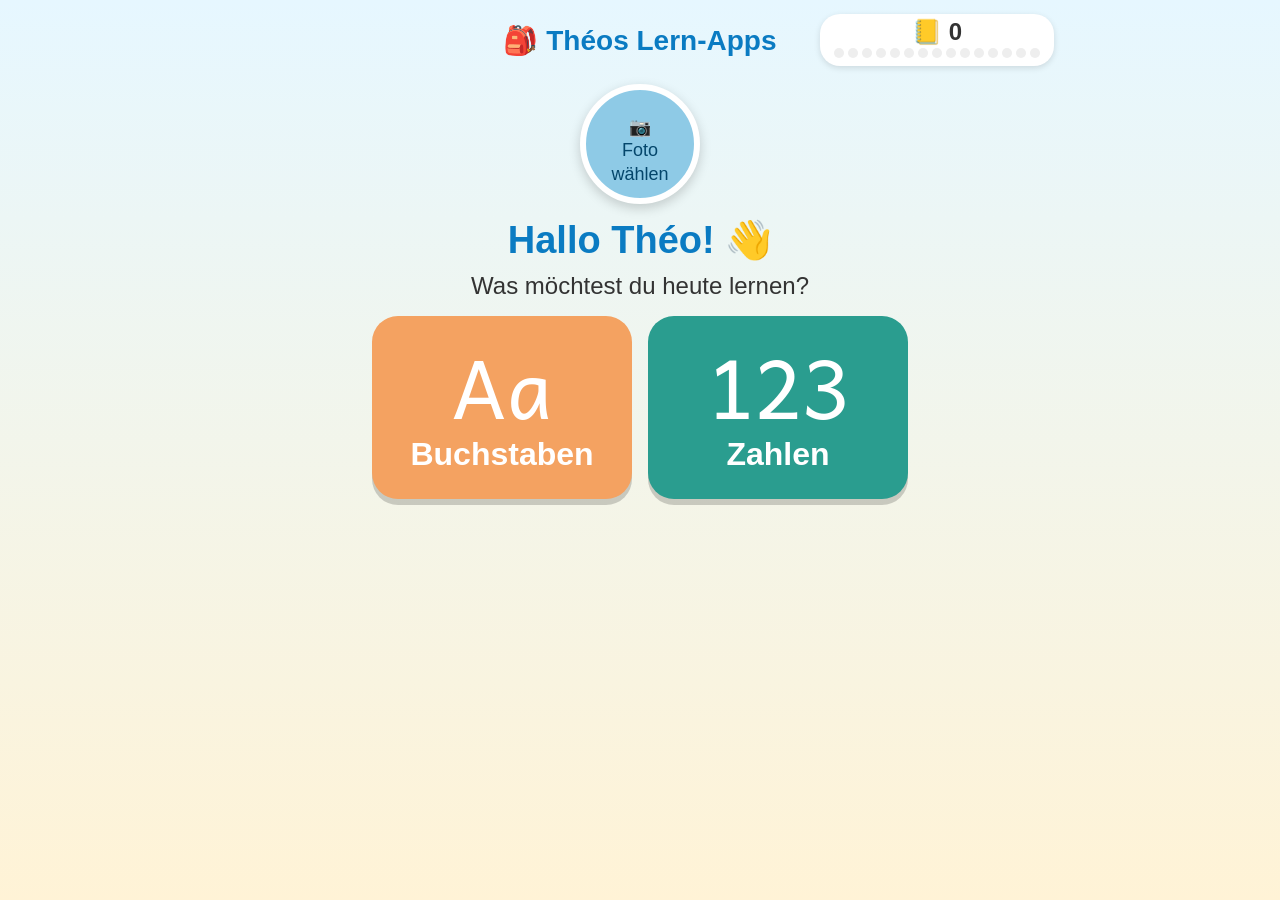
<file: index.html>
<!DOCTYPE html>
<html lang="de">
<head>
  <meta charset="UTF-8">
  <meta name="viewport" content="width=device-width, initial-scale=1.0, user-scalable=no">
  <meta name="apple-mobile-web-app-capable" content="yes">
  <meta name="apple-mobile-web-app-title" content="Théo">
  <link rel="apple-touch-icon" href="icon.png">
  <link rel="icon" type="image/png" href="icon.png">
  <title>Théos Lern-Apps</title>
  <link rel="preconnect" href="https://fonts.googleapis.com">
  <link rel="preconnect" href="https://fonts.gstatic.com" crossorigin>
  <link href="https://fonts.googleapis.com/css2?family=Andika:wght@400;700&display=swap" rel="stylesheet">
  <link rel="stylesheet" href="gemeinsam.css">
  <style>
    .karte { text-decoration: none; display: block; padding: 26px 10px 22px; }
    .raster > .karte { width: 260px; }
    .karte .bild { font-size: 80px; }
    .karte .name { font-size: 32px; }
    .karte.buchstaben { background: #f4a261; }
    .karte.zahlen { background: #2a9d8f; }
  </style>
</head>
<body>
  <div class="kopf">
    <div></div>
    <h1>🎒 Théos Lern-Apps</h1>
    <button class="album-knopf" id="albumKnopf" aria-label="Sammelalbum">
      <span class="album-zahl">📒 <span id="albumZahl">0</span></span>
      <span class="album-punkte" id="albumPunkte"></span>
    </button>
  </div>
  <div class="seite">
    <div class="begruessung">
      <label class="foto">
        <img id="foto" alt="Foto">
        <span id="fotoHinweis">📷<br>Foto<br>wählen</span>
        <input type="file" id="fotoWahl" accept="image/*" style="display:none">
      </label>
      <h2>Hallo <span id="name"></span>! <span class="winken">👋</span></h2>
      <div class="serie" id="serie" hidden></div>
    </div>
    <p class="frage">Was möchtest du heute lernen?</p>
    <div class="raster">
      <a class="karte buchstaben" href="buchstaben/"><span class="bild schrift">Aa</span><span class="name">Buchstaben</span></a>
      <a class="karte zahlen" href="zahlen/"><span class="bild schrift">123</span><span class="name">Zahlen</span></a>
    </div>
  </div>
  <div id="stickerPlus"></div>
  <dialog id="album"></dialog>
  <script src="gemeinsam.js"></script>
  <script>
    fotoEinrichten();
    albumEinrichten();
  </script>
</body>
</html>
</file>
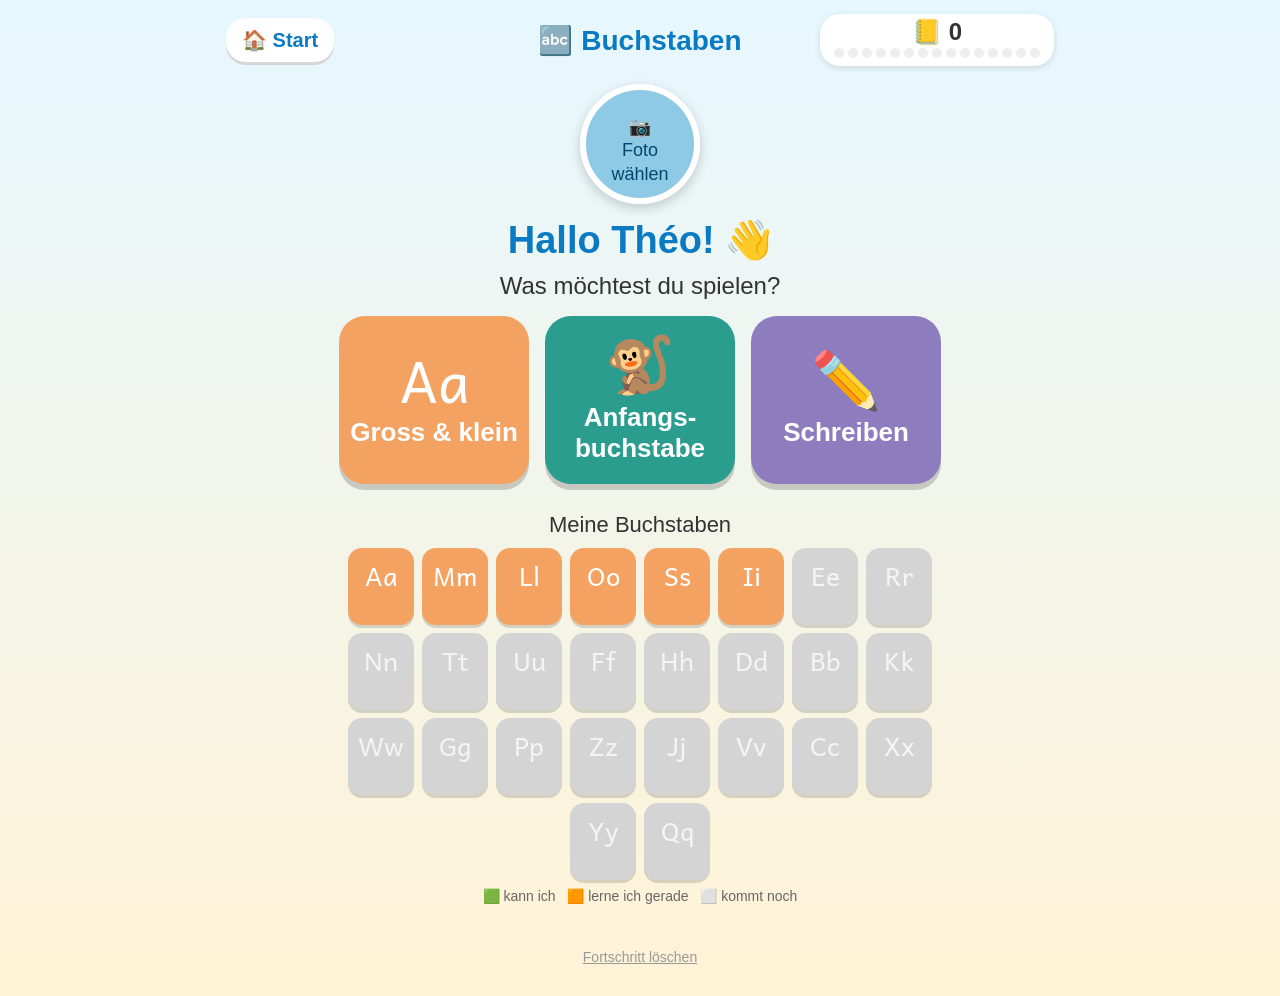
<file: buchstaben/index.html>
<!DOCTYPE html>
<html lang="de">
<head>
  <meta charset="UTF-8">
  <meta name="viewport" content="width=device-width, initial-scale=1.0, user-scalable=no">
  <meta name="apple-mobile-web-app-capable" content="yes">
  <meta name="apple-mobile-web-app-title" content="Buchstaben">
  <link rel="apple-touch-icon" href="icon.png">
  <link rel="icon" type="image/png" href="icon.png">
  <title>Théos Buchstaben</title>
  <link rel="preconnect" href="https://fonts.googleapis.com">
  <link rel="preconnect" href="https://fonts.gstatic.com" crossorigin>
  <link href="https://fonts.googleapis.com/css2?family=Andika:wght@400;700&display=swap" rel="stylesheet">
  <link rel="stylesheet" href="../gemeinsam.css">
  <style>
    .karte.paare  { background: #f4a261; }
    .karte.anlaut { background: #2a9d8f; }
    .karte.schreiben { background: #8e7dbe; }

    /* Buchstaben-Tafel */
    .tafel-titel { font-size: 22px; margin: 28px 0 10px; }
    .tafel { display: flex; flex-wrap: wrap; justify-content: center; gap: 8px; max-width: 640px; margin: 0 auto; }
    .kachel { width: 66px; border: none; border-radius: 14px; padding: 6px 0 8px; font-size: 26px; color: white; box-shadow: 0 3px 0 rgba(0,0,0,.15); }
    .kachel.kann { background: #2a9d8f; }
    .kachel.offen { background: #f4a261; }
    .kachel.zu { background: #d4d4d4; color: #f4f4f4; }
    .kachel small { display: block; font-size: 13px; }
    .legende { font-size: 14px; color: #666; margin-top: 8px; }
    .banner { font-size: 24px; font-weight: bold; background: white; border: 4px solid #ffd166; border-radius: 20px;
              padding: 10px 14px; margin: 8px 0 12px; animation: reinhuepfen .6s ease-out; }

    .gross-zeichen { font-size: 160px; line-height: 1.05; color: #0a7bc2; margin: 0 0 10px; }
    .antwort.schrift { font-size: 72px; }
    .hinweis-klein { font-size: 26px; color: #777; margin: 0 0 10px; }
  </style>
</head>
<body>

  <div class="kopf">
    <a class="heim" href="../" aria-label="Zur Auswahl Buchstaben und Zahlen">🏠 Start</a>
    <h1>🔤 Buchstaben</h1>
    <button class="album-knopf" id="albumKnopf" aria-label="Sammelalbum">
      <span class="album-zahl">📒 <span id="albumZahl">0</span></span>
      <span class="album-punkte" id="albumPunkte"></span>
    </button>
  </div>

  <!-- Startseite -->
  <div class="seite" id="start">
    <div class="begruessung">
      <label class="foto">
        <img id="foto" alt="Foto">
        <span id="fotoHinweis">📷<br>Foto<br>wählen</span>
        <input type="file" id="fotoWahl" accept="image/*" style="display:none">
      </label>
      <h2>Hallo <span id="name"></span>! <span class="winken">👋</span></h2>
      <div class="serie" id="serie" hidden></div>
    </div>
    <div id="neuBanner" class="banner" hidden></div>
    <p class="frage">Was möchtest du spielen?</p>
    <div class="raster">
      <button class="karte paare" data-modus="paare"><span class="bild schrift">Aa</span><span class="name">Gross &amp; klein</span></button>
      <button class="karte anlaut" data-modus="anlaut"><span class="bild">🐒</span><span class="name">Anfangs­buchstabe</span></button>
      <button class="karte schreiben" data-modus="schreiben"><span class="bild">✏️</span><span class="name">Schreiben</span></button>
    </div>

    <p class="tafel-titel">Meine Buchstaben</p>
    <div class="tafel schrift" id="tafel"></div>
    <p class="legende">🟩 kann ich &nbsp; 🟧 lerne ich gerade &nbsp; ⬜ kommt noch</p>
    <button class="zuruecksetzen" id="zuruecksetzen">Fortschritt löschen</button>
  </div>

  <!-- Spielseite -->
  <div class="spiel" id="spiel">
    <div class="leiste">
      <button class="knopf-klein" id="zurueck">⬅️ Zurück</button>
      <button class="knopf-klein vorlesen" id="vorlesen" aria-label="Nochmal vorlesen">🔊</button>
    </div>
    <div id="inhalt"></div>
    <div class="rueckmeldung" id="rueckmeldung"></div>
    <div class="bis-sticker"></div>
  </div>

  <div id="stickerPlus"></div>
  <dialog id="album"></dialog>

  <script src="../gemeinsam.js"></script>
  <script>
    // ================= DIE BUCHSTABEN =================
    // Reihenfolge wie oft in der 1. Klasse: zuerst gut hörbare, gut unterscheidbare Buchstaben.
    // Die nächste Gruppe öffnet sich, wenn Théo die meisten Buchstaben der aktuellen Gruppe kann.
    const GRUPPEN = [
      ["A", "M", "L", "O", "S", "I"],
      ["E", "R", "N", "T", "U", "F"],
      ["H", "D", "B", "K", "W", "G"],
      ["P", "Z", "J", "V"],
      ["C", "X", "Y", "Q"]
    ];
    // So spricht man die Buchstaben (für das Vorlesen)
    const NAMEN = { A:"A", B:"Be", C:"Ze", D:"De", E:"E", F:"Eff", G:"Ge", H:"Ha", I:"I", J:"Jott", K:"Ka", L:"Ell", M:"Emm",
                    N:"Enn", O:"O", P:"Pe", Q:"Ku", R:"Err", S:"Ess", T:"Te", U:"U", V:"Fau", W:"We", X:"Ix", Y:"Üpsilon", Z:"Zett" };
    // Wörter für den Anfangsbuchstaben (nur Wörter, bei denen man den Anfang gut hört)
    const WOERTER = {
      A: [["🐒","Affe"],["🍍","Ananas"],["🍎","Apfel"]],
      B: [["🍌","Banane"],["🐻","Bär"],["📖","Buch"],["🐝","Biene"]],
      D: [["🦕","Dino"],["🐬","Delfin"]],
      E: [["🐘","Elefant"],["🦆","Ente"],["🍓","Erdbeere"]],
      F: [["🐟","Fisch"],["🦊","Fuchs"],["🐸","Frosch"]],
      G: [["🦒","Giraffe"],["🎁","Geschenk"],["🎸","Gitarre"]],
      H: [["🐰","Hase"],["🐶","Hund"],["🏠","Haus"],["❤️","Herz"]],
      I: [["🦔","Igel"],["🏝️","Insel"]],
      J: [["🧥","Jacke"],["🪀","Jo-Jo"]],
      K: [["🐱","Katze"],["🧀","Käse"],["👑","Krone"],["🍰","Kuchen"]],
      L: [["🦁","Löwe"],["🥄","Löffel"],["🦙","Lama"]],
      M: [["🐭","Maus"],["🌙","Mond"],["🥛","Milch"],["🐚","Muschel"]],
      N: [["👃","Nase"],["🍝","Nudeln"]],
      O: [["👂","Ohr"],["🍊","Orange"]],
      P: [["🐧","Pinguin"],["🍄","Pilz"],["🍕","Pizza"]],
      R: [["🚀","Rakete"],["🌈","Regenbogen"],["🌹","Rose"]],
      S: [["☀️","Sonne"],["🧦","Socke"],["🥗","Salat"]],
      T: [["🍅","Tomate"],["🐯","Tiger"],["🚜","Traktor"],["🧸","Teddy"]],
      U: [["🛸","Ufo"],["⌚","Uhr"]],
      V: [["🌋","Vulkan"]],
      W: [["🐳","Wal"],["🪱","Wurm"],["☁️","Wolke"]],
      Z: [["🦓","Zebra"],["🍋","Zitrone"],["🚆","Zug"]]
    };
    const ALLE = [].concat.apply([], GRUPPEN);
    const KANN_AB = 3;              // nach 3 richtigen Antworten "kann" Théo den Buchstaben

    // ================= SPEICHERN =================
    const SPEICHER = "theo-buchstaben";
    let daten = laden();
    function laden() {
      let d = null;
      try { const t = localStorage.getItem(SPEICHER); if (t) d = JSON.parse(t); } catch (f) {}
      return Object.assign({ b: {}, offen: 1 }, d || {});
    }
    function speichern() { try { localStorage.setItem(SPEICHER, JSON.stringify(daten)); } catch (f) {} }
    function info(l) { if (!daten.b[l]) daten.b[l] = { r: 0, f: 0 }; return daten.b[l]; }
    function kann(l) { return (daten.b[l] || { r: 0 }).r >= KANN_AB; }
    function offeneBuchstaben() { return [].concat.apply([], GRUPPEN.slice(0, daten.offen)); }

    // Nächste Gruppe öffnen, wenn fast alle der letzten Gruppe gekonnt sind
    function gruppeOeffnen() {
      if (daten.offen >= GRUPPEN.length) return null;
      const aktuell = GRUPPEN[daten.offen - 1];
      const gekonnt = aktuell.filter(kann).length;
      if (gekonnt >= Math.max(2, aktuell.length - 2)) {
        daten.offen++;
        speichern();
        return GRUPPEN[daten.offen - 1];
      }
      return null;
    }

    // Buchstaben auswählen: die, die Théo noch nicht kann, kommen öfter
    let letzterBuchstabe = "";
    function waehleBuchstabe(nurMitWort) {
      let liste = offeneBuchstaben();
      if (nurMitWort) liste = liste.filter(function (l) { return WOERTER[l]; });
      const kandidaten = liste.length > 1 ? liste.filter(function (l) { return l !== letzterBuchstabe; }) : liste;
      const topf = [];
      kandidaten.forEach(function (l) { const n = kann(l) ? 1 : 3; for (let i = 0; i < n; i++) topf.push(l); });
      letzterBuchstabe = zufall(topf);
      return letzterBuchstabe;
    }
    function ablenker(ziel, anzahl) {
      let liste = offeneBuchstaben().filter(function (l) { return l !== ziel; });
      if (liste.length < anzahl) liste = ALLE.filter(function (l) { return l !== ziel; });
      return mischen(liste).slice(0, anzahl);
    }

    // ================= STARTSEITE =================
    function zeigeStart() {
      document.getElementById("start").style.display = "block";
      document.getElementById("spiel").style.display = "none";
      if (window.speechSynthesis) speechSynthesis.cancel();
      const tafel = document.getElementById("tafel");
      tafel.innerHTML = "";
      const offen = offeneBuchstaben();
      ALLE.forEach(function (l) {
        const k = document.createElement("button");
        const zustand = kann(l) ? "kann" : offen.indexOf(l) >= 0 ? "offen" : "zu";
        k.className = "kachel " + zustand;
        k.innerHTML = l + l.toLowerCase() + (zustand === "kann" ? "<small>⭐</small>" : "<small>&nbsp;</small>");
        k.onclick = function () {
          if (zustand === "zu") { sprich("Den lernst du bald!"); return; }
          const w = WOERTER[l];
          sprich(NAMEN[l] + (w ? " wie " + w[0][1] : ""));
        };
        tafel.appendChild(k);
      });
      albumAnzeigen();
    }

    document.querySelectorAll(".karte").forEach(function (k) {
      k.onclick = function () { starteSpiel(k.dataset.modus); };
    });

    // ================= SPIELEN =================
    let modus = "", aufgabe = null, ersterVersuch = true, gesperrt = false, nachfahren = null, schreibListe = [];

    function starteSpiel(m) {
      modus = m;
      document.getElementById("start").style.display = "none";
      document.getElementById("spiel").style.display = "block";
      neueAufgabe();
    }

    function neueAufgabe() {
      ersterVersuch = true; gesperrt = false;
      document.getElementById("rueckmeldung").textContent = "";
      const inhalt = document.getElementById("inhalt");
      albumAnzeigen();

      if (modus === "paare") {
        const l = waehleBuchstabe(false);
        // Am Anfang: grosser Buchstabe zeigen, kleinen suchen. Später auch umgekehrt.
        const umgekehrt = kann(l) && Math.random() < 0.5;
        const zeigen = umgekehrt ? l.toLowerCase() : l;
        const suchen = umgekehrt ? l : l.toLowerCase();
        const optionen = mischen([l].concat(ablenker(l, 2)));
        aufgabe = { l: l, umgekehrt: umgekehrt,
                    text: "Wo ist das " + (umgekehrt ? "grosse " : "kleine ") + NAMEN[l] + "?" };
        inhalt.innerHTML = '<div class="gross-zeichen schrift">' + zeigen + '</div>' +
                           '<div class="aufgabe-text">' + (umgekehrt ? "Wo ist das grosse?" : "Wo ist das kleine?") + '</div>' +
                           '<div class="antworten" id="antworten"></div>';
        optionen.forEach(function (o) {
          knopf(umgekehrt ? o : o.toLowerCase(), o, "schrift");
        });
        sprich(aufgabe.text);

      } else if (modus === "anlaut") {
        const l = waehleBuchstabe(true);
        const w = zufall(WOERTER[l]);
        const optionen = mischen([l].concat(ablenker(l, 2)));
        aufgabe = { l: l, wort: w[1], text: w[1] + ". Mit welchem Buchstaben fängt " + w[1] + " an?" };
        inhalt.innerHTML = '<div class="aufgabe-bild" id="bild">' + w[0] + '</div>' +
                           '<div class="aufgabe-text">Wie fängt das Wort an?</div>' +
                           '<div class="antworten" id="antworten"></div>';
        document.getElementById("bild").onclick = function () { sprich(aufgabe.text); };
        optionen.forEach(function (o) { knopf(o + o.toLowerCase(), o, "schrift"); });
        sprich(aufgabe.text);

      } else if (modus === "schreiben") {
        // Immer zuerst den grossen, dann den kleinen Buchstaben
        if (!schreibListe.length) { const l = waehleBuchstabe(false); schreibListe = [l, l.toLowerCase()]; }
        const z = schreibListe.shift();
        const l = z.toUpperCase(), gross = z === l;
        const w = WOERTER[l];
        aufgabe = { l: l, text: "Fahr das " + (gross ? "grosse " : "kleine ") + NAMEN[l] + " nach. Beginne beim grünen Punkt." };
        inhalt.innerHTML = '<div class="hinweis-klein"><span class="schrift">' + l + l.toLowerCase() + '</span>' + (w ? " · " + w[0][0] : "") + '</div>' +
                           '<div class="nachfahr-box" id="nachfahrBox"></div>' +
                           '<div class="nachfahr-knoepfe"><button class="knopf-klein" id="zeigen">👀 Zeigen</button>' +
                           '<button class="knopf-klein" id="nochmal">🧽 Nochmal</button></div>';
        nachfahren = Nachfahren(document.getElementById("nachfahrBox"), z, function () { geschafft(); },
          function (text) { document.getElementById("rueckmeldung").textContent = "🙂 Nochmal!"; sprich(text); });
        document.getElementById("nochmal").onclick = function () { nachfahren.leeren(); document.getElementById("rueckmeldung").textContent = ""; };
        document.getElementById("zeigen").onclick = function () { nachfahren.zeigen(); };
        setTimeout(function () { if (nachfahren) nachfahren.zeigen(); }, 400);   // einmal vormachen
        sprich(aufgabe.text);
      }
    }

    function knopf(beschriftung, wert, klasse) {
      const b = document.createElement("button");
      b.className = "antwort " + (klasse || "");
      b.textContent = beschriftung;
      b.onclick = function () { antworten(b, wert); };
      document.getElementById("antworten").appendChild(b);
    }

    function antworten(b, wert) {
      if (gesperrt) return;
      if (wert === aufgabe.l) {
        b.classList.add("richtig");
        geschafft();
      } else {
        b.classList.add("weg");
        if (ersterVersuch) { info(aufgabe.l).f++; speichern(); }
        ersterVersuch = false;
        sprich(zufall(NOCHMAL));
      }
    }

    function geschafft() {
      gesperrt = true;
      tonRichtig();
      const lob = zufall(LOB);
      document.getElementById("rueckmeldung").textContent = "⭐ " + lob;
      let sticker = false;
      // Beim Nachfahren zählt jedes Gelingen, sonst nur, wenn es auf Anhieb richtig war
      if (ersterVersuch || modus === "schreiben") {
        info(aufgabe.l).r++;
        speichern();
        sticker = albumRichtig();
      }
      const neu = gruppeOeffnen();
      if (neu) zeigeNeueBuchstaben(neu);
      // Bei richtigen Antworten spricht die Stimme nicht: Ton und Stern reichen.
      if (window.speechSynthesis) speechSynthesis.cancel();
      setTimeout(neueAufgabe, sticker ? 3200 : 1500);
    }

    function zeigeNeueBuchstaben(gruppe) {
      const b = document.getElementById("neuBanner");
      b.hidden = false;
      b.innerHTML = '🎉 Neue Buchstaben: <span class="schrift">' + gruppe.join(" ") + '</span>';
    }

    document.getElementById("vorlesen").onclick = function () { if (aufgabe) sprich(aufgabe.text); };
    document.getElementById("zurueck").onclick = function () { schreibListe = []; zeigeStart(); };
    document.getElementById("zuruecksetzen").onclick = function () {
      if (confirm("Wirklich den Buchstaben-Fortschritt löschen? (Die Sticker im Album bleiben.)")) {
        daten = { b: {}, offen: 1 }; speichern(); zeigeStart();
      }
    };

    fotoEinrichten();
    albumEinrichten();
    zeigeStart();
  </script>
</body>
</html>
</file>
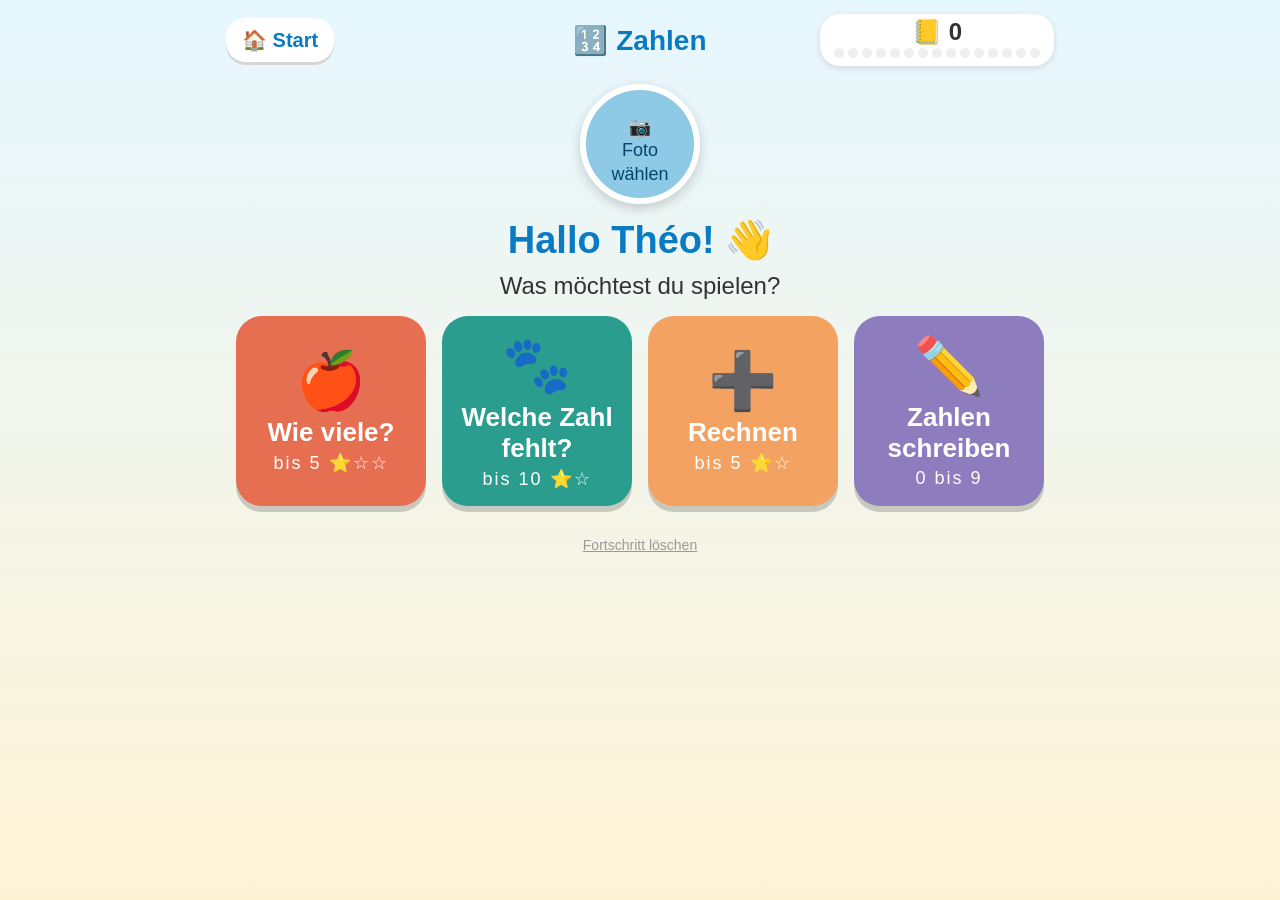
<file: zahlen/index.html>
<!DOCTYPE html>
<html lang="de">
<head>
  <meta charset="UTF-8">
  <meta name="viewport" content="width=device-width, initial-scale=1.0, user-scalable=no">
  <meta name="apple-mobile-web-app-capable" content="yes">
  <meta name="apple-mobile-web-app-title" content="Zahlen">
  <link rel="apple-touch-icon" href="icon.png">
  <link rel="icon" type="image/png" href="icon.png">
  <title>Théos Zahlen</title>
  <link rel="preconnect" href="https://fonts.googleapis.com">
  <link rel="preconnect" href="https://fonts.gstatic.com" crossorigin>
  <link href="https://fonts.googleapis.com/css2?family=Andika:wght@400;700&display=swap" rel="stylesheet">
  <link rel="stylesheet" href="../gemeinsam.css">
  <style>
    .karte.mengen  { background: #e76f51; }
    .karte.fehlt   { background: #2a9d8f; }
    .karte.rechnen { background: #f4a261; }
    .karte.schreiben { background: #8e7dbe; }

    .banner { font-size: 24px; font-weight: bold; background: white; border: 4px solid #ffd166; border-radius: 20px;
              padding: 10px 14px; margin: 8px 0 12px; animation: reinhuepfen .6s ease-out; }

    /* Mengen: in Fünferreihen wie in der Schule */
    .menge { display: inline-flex; flex-direction: column; gap: 4px; background: white; border-radius: 24px; padding: 12px 16px;
             box-shadow: 0 4px 14px rgba(0,0,0,.08); margin: 4px 0 16px; }
    .menge .zeile { display: flex; gap: 4px; justify-content: flex-start; }
    .menge .zeile.abstand { margin-top: 10px; }
    .menge span { font-size: 46px; line-height: 1.15; width: 56px; }
    .menge.klein span { font-size: 34px; width: 42px; }
    .menge span.weg { opacity: .25; position: relative; }
    .menge span.weg::after { content: "✖"; position: absolute; left: 0; right: 0; top: 0; font-size: 34px; color: #e63946; opacity: 1; }

    /* Zahlenreihe */
    .reihe { display: flex; gap: 10px; justify-content: center; margin: 14px 0 22px; }
    .reihe div { width: 82px; height: 96px; background: white; border-radius: 20px; font-size: 60px; line-height: 96px; display: flex; align-items: center; justify-content: center;
                 box-shadow: 0 4px 0 #ddd; color: #0a7bc2; }
    .reihe div.luecke { background: #fff3c4; color: #e09f00; border: 4px dashed #ffb703; line-height: 88px; }

    /* Rechnen */
    .rechnung { display: flex; align-items: center; justify-content: center; gap: 10px; flex-wrap: wrap; }
    .rechnung .plus { font-size: 54px; font-weight: bold; color: #0a7bc2; }
    .gleichung { font-size: 52px; color: #0a7bc2; margin: 0 0 16px; }
    .antwort.schrift { font-size: 72px; }
  </style>
</head>
<body>

  <div class="kopf">
    <a class="heim" href="../" aria-label="Zur Auswahl Buchstaben und Zahlen">🏠 Start</a>
    <h1>🔢 Zahlen</h1>
    <button class="album-knopf" id="albumKnopf" aria-label="Sammelalbum">
      <span class="album-zahl">📒 <span id="albumZahl">0</span></span>
      <span class="album-punkte" id="albumPunkte"></span>
    </button>
  </div>

  <!-- Startseite -->
  <div class="seite" id="start">
    <div class="begruessung">
      <label class="foto">
        <img id="foto" alt="Foto">
        <span id="fotoHinweis">📷<br>Foto<br>wählen</span>
        <input type="file" id="fotoWahl" accept="image/*" style="display:none">
      </label>
      <h2>Hallo <span id="name"></span>! <span class="winken">👋</span></h2>
      <div class="serie" id="serie" hidden></div>
    </div>
    <div id="neuBanner" class="banner" hidden></div>
    <p class="frage">Was möchtest du spielen?</p>
    <div class="raster" id="karten"></div>
    <button class="zuruecksetzen" id="zuruecksetzen">Fortschritt löschen</button>
  </div>

  <!-- Spielseite -->
  <div class="spiel" id="spiel">
    <div class="leiste">
      <button class="knopf-klein" id="zurueck">⬅️ Zurück</button>
      <button class="knopf-klein vorlesen" id="vorlesen" aria-label="Nochmal vorlesen">🔊</button>
    </div>
    <div id="inhalt"></div>
    <div class="rueckmeldung" id="rueckmeldung"></div>
    <div class="bis-sticker"></div>
  </div>

  <div id="stickerPlus"></div>
  <dialog id="album"></dialog>

  <script src="../gemeinsam.js"></script>
  <script>
    // ================= DIE SPIELE =================
    // Jedes Spiel hat Stufen: Der Zahlenraum wird grösser, wenn Théo sicher ist.
    const SPIELE = [
      { id: "mengen",  name: "Wie viele?",   bild: "🍎", stufen: [5, 10, 20] },
      { id: "fehlt",   name: "Welche Zahl fehlt?", bild: "🐾", stufen: [10, 20] },
      { id: "rechnen", name: "Rechnen",      bild: "➕", stufen: [5, 10] },
      { id: "schreiben", name: "Zahlen schreiben", bild: "✏️", stufen: [9] }
    ];
    const NAECHSTE_STUFE_AB = 12;   // nach 12 richtigen Antworten auf Anhieb geht es weiter
    const DINGE = [
      ["🍎", "Äpfel"], ["🐞", "Marienkäfer"], ["⭐", "Sterne"], ["🐟", "Fische"],
      ["🎈", "Ballone"], ["🦆", "Enten"], ["🍓", "Erdbeeren"], ["🚗", "Autos"], ["🐥", "Küken"]
    ];

    // ================= SPEICHERN =================
    const SPEICHER = "theo-zahlen";
    let daten = laden();
    function laden() {
      let d = null;
      try { const t = localStorage.getItem(SPEICHER); if (t) d = JSON.parse(t); } catch (f) {}
      return Object.assign({ stufe: {}, punkte: {} }, d || {});
    }
    function speichern() { try { localStorage.setItem(SPEICHER, JSON.stringify(daten)); } catch (f) {} }
    function spiel(id) { return SPIELE.find(function (s) { return s.id === id; }); }
    function stufe(id) { return daten.stufe[id] || 1; }
    function bis(id) { return spiel(id).stufen[stufe(id) - 1]; }

    // ================= STARTSEITE =================
    function zeigeStart() {
      document.getElementById("start").style.display = "block";
      document.getElementById("spiel").style.display = "none";
      if (window.speechSynthesis) speechSynthesis.cancel();
      const karten = document.getElementById("karten");
      karten.innerHTML = "";
      SPIELE.forEach(function (s) {
        const k = document.createElement("button");
        k.className = "karte " + s.id;
        let sterne = "";
        if (s.stufen.length > 1) for (let i = 1; i <= s.stufen.length; i++) sterne += i <= stufe(s.id) ? "⭐" : "☆";
        const info = s.id === "schreiben" ? "0 bis 9" : "bis " + bis(s.id);
        k.innerHTML = '<span class="bild">' + s.bild + '</span><span class="name">' + s.name + '</span>' +
                      '<span class="stand">' + info + (sterne ? " " + sterne : "") + '</span>';
        k.onclick = function () { starteSpiel(s.id); };
        karten.appendChild(k);
      });
      albumAnzeigen();
    }

    // ================= SPIELEN =================
    let modus = "", aufgabe = null, ersterVersuch = true, gesperrt = false, nachfahren = null, letzteZahl = -1;

    function starteSpiel(m) {
      modus = m;
      document.getElementById("start").style.display = "none";
      document.getElementById("spiel").style.display = "block";
      neueAufgabe();
    }

    function zahl(von, bisZahl) { return von + Math.floor(Math.random() * (bisZahl - von + 1)); }
    function optionenUm(richtig, max) {
      const moeglich = [];
      [-2, -1, 1, 2].forEach(function (d) { const z = richtig + d; if (z >= 0 && z <= max) moeglich.push(z); });
      return mischen([richtig].concat(mischen(moeglich).slice(0, 2)));
    }
    function mengeHtml(anzahl, emoji, wegAb) {
      // In Fünferreihen, nach zehn ein Abstand: so kann Théo schnell sehen statt zählen
      const klein = anzahl > 10;
      let html = '<div class="menge' + (klein ? " klein" : "") + '">';
      for (let i = 0; i < anzahl; i += 5) {
        html += '<div class="zeile' + (i > 0 && i % 10 === 0 ? " abstand" : "") + '">';
        for (let j = i; j < Math.min(i + 5, anzahl); j++) html += '<span' + (wegAb !== undefined && j >= wegAb ? ' class="weg"' : "") + '>' + emoji + '</span>';
        html += '</div>';
      }
      return html + '</div>';
    }

    function neueAufgabe() {
      ersterVersuch = true; gesperrt = false;
      document.getElementById("rueckmeldung").textContent = "";
      const inhalt = document.getElementById("inhalt");
      const max = bis(modus);
      albumAnzeigen();

      if (modus === "mengen") {
        let n; do { n = zahl(1, max); } while (n === letzteZahl && max > 2);
        letzteZahl = n;
        const ding = zufall(DINGE);
        aufgabe = { richtig: n, text: "Wie viele " + ding[1] + " sind das?" };
        inhalt.innerHTML = mengeHtml(n, ding[0]) + '<div class="antworten" id="antworten"></div>';
        optionenUm(n, max).forEach(function (o) { knopf(o); });

      } else if (modus === "fehlt") {
        const start = zahl(0, max - 3);
        const luecke = zahl(1, 3);
        const richtig = start + luecke;
        aufgabe = { richtig: richtig, text: "Welche Zahl fehlt?" };
        let reihe = '<div class="reihe schrift">';
        for (let i = 0; i < 4; i++) reihe += i === luecke ? '<div class="luecke">?</div>' : '<div>' + zahlSvg(start + i, 58) + '</div>';
        inhalt.innerHTML = reihe + '</div><div class="antworten" id="antworten"></div>';
        optionenUm(richtig, max).forEach(function (o) { knopf(o); });

      } else if (modus === "rechnen") {
        const ding = zufall(DINGE);
        const plus = Math.random() < 0.6;
        let a, b, richtig, bild, gleichung, text;
        if (plus) {
          a = zahl(1, max - 1); b = zahl(1, max - a); richtig = a + b;
          bild = '<div class="rechnung">' + mengeHtml(a, ding[0]) + '<span class="plus">+</span>' + mengeHtml(b, ding[0]) + '</div>';
          gleichung = zahlSvg(a, 50) + " + " + zahlSvg(b, 50) + " = ?";
          text = a + " " + ding[1] + " und " + b + " " + ding[1] + ". Wie viele sind es zusammen?";
        } else {
          a = zahl(2, max); b = zahl(1, a - 1); richtig = a - b;
          bild = '<div class="rechnung">' + mengeHtml(a, ding[0], a - b) + '</div>';
          gleichung = zahlSvg(a, 50) + " − " + zahlSvg(b, 50) + " = ?";
          text = "Es sind " + a + " " + ding[1] + ". " + b + " sind weg. Wie viele bleiben?";
        }
        aufgabe = { richtig: richtig, text: text };
        inhalt.innerHTML = bild + '<div class="gleichung schrift">' + gleichung + '</div><div class="antworten" id="antworten"></div>';
        optionenUm(richtig, max).forEach(function (o) { knopf(o); });

      } else if (modus === "schreiben") {
        let n; do { n = zahl(0, 9); } while (n === letzteZahl);
        letzteZahl = n;
        aufgabe = { richtig: n, text: "Fahr die Zahl " + n + " nach. Beginne beim grünen Punkt." };
        const punkte = n > 0 ? mengeHtml(n, "🔵") : '<div class="aufgabe-text">Null ist gar nichts!</div>';
        inhalt.innerHTML = '<div class="nachfahr-box" id="nachfahrBox"></div>' +
                           '<div class="nachfahr-knoepfe"><button class="knopf-klein" id="zeigen">👀 Zeigen</button>' +
                           '<button class="knopf-klein" id="nochmal">🧽 Nochmal</button></div>' +
                           '<div style="margin-top:12px">' + punkte + '</div>';
        nachfahren = Nachfahren(document.getElementById("nachfahrBox"), String(n), function () { geschafft(); },
          function (text) { document.getElementById("rueckmeldung").textContent = "🙂 Nochmal!"; sprich(text); });
        document.getElementById("nochmal").onclick = function () { nachfahren.leeren(); document.getElementById("rueckmeldung").textContent = ""; };
        document.getElementById("zeigen").onclick = function () { nachfahren.zeigen(); };
        setTimeout(function () { if (nachfahren) nachfahren.zeigen(); }, 400);   // einmal vormachen
      }
      sprich(aufgabe.text);
    }

    function knopf(wert) {
      const b = document.createElement("button");
      b.className = "antwort";
      b.innerHTML = zahlSvg(wert, 70);
      b.onclick = function () { antworten(b, wert); };
      document.getElementById("antworten").appendChild(b);
    }

    function antworten(b, wert) {
      if (gesperrt) return;
      if (wert === aufgabe.richtig) {
        b.classList.add("richtig");
        geschafft();
      } else {
        b.classList.add("weg");
        ersterVersuch = false;
        sprich(zufall(NOCHMAL));
      }
    }

    function geschafft() {
      gesperrt = true;
      tonRichtig();
      const lob = zufall(LOB);
      document.getElementById("rueckmeldung").textContent = "⭐ " + lob;
      let sticker = false, aufgestiegen = false;
      if (ersterVersuch || modus === "schreiben") {
        sticker = albumRichtig();
        daten.punkte[modus] = (daten.punkte[modus] || 0) + 1;
        const s = spiel(modus);
        if (daten.punkte[modus] >= NAECHSTE_STUFE_AB && stufe(modus) < s.stufen.length) {
          daten.stufe[modus] = stufe(modus) + 1;
          daten.punkte[modus] = 0;
          aufgestiegen = true;
        }
        speichern();
      }
      // Bei richtigen Antworten spricht die Stimme nicht: Ton und Stern reichen.
      if (window.speechSynthesis) speechSynthesis.cancel();
      if (aufgestiegen) {
        const b = document.getElementById("neuBanner");
        b.hidden = false;
        b.textContent = "🎉 Neue Stufe bei «" + spiel(modus).name + "»: jetzt bis " + bis(modus) + "!";
      }
      setTimeout(neueAufgabe, sticker ? 3200 : aufgestiegen ? 3000 : 1500);
    }

    document.getElementById("vorlesen").onclick = function () { if (aufgabe) sprich(aufgabe.text); };
    document.getElementById("zurueck").onclick = zeigeStart;
    document.getElementById("zuruecksetzen").onclick = function () {
      if (confirm("Wirklich den Zahlen-Fortschritt löschen? (Die Sticker im Album bleiben.)")) {
        daten = { stufe: {}, punkte: {} }; speichern(); zeigeStart();
      }
    };

    fotoEinrichten();
    albumEinrichten();
    zeigeStart();
  </script>
</body>
</html>
</file>
<file: gemeinsam.css>
/* ================= GEMEINSAMES AUSSEHEN für Théos Apps =================
   Gleicher Stil wie Rémis Apps, aber grösser und mit weniger Text. */
* { box-sizing: border-box; }
[hidden] { display: none !important; }

body {
  margin: 0;
  font-family: "Trebuchet MS", Arial, sans-serif;
  background: linear-gradient(#e6f7ff, #fff3d6);
  min-height: 100vh;
  color: #333;
  text-align: center;
  -webkit-user-select: none;
  user-select: none;
  -webkit-touch-callout: none;
}
button { font-family: inherit; cursor: pointer; touch-action: manipulation; color: inherit; }

/* Schulschrift für Buchstaben und Zahlen (einstöckiges a wie in der Schule) */
.schrift { font-family: "Andika", "Trebuchet MS", Arial, sans-serif; }

/* Kopfzeile */
.kopf { display: grid; grid-template-columns: 1fr auto 1fr; align-items: center; gap: 10px; padding: 14px 16px; max-width: 860px; margin: 0 auto; }
.kopf .album-knopf { justify-self: end; }
h1 { margin: 0; font-size: 28px; color: #0a7bc2; text-align: center; }
/* Knopf zurück zur Auswahl Buchstaben/Zahlen */
.heim { justify-self: start; display: inline-flex; align-items: center; gap: 6px; background: white; border-radius: 20px;
        padding: 10px 16px; font-size: 20px; font-weight: bold; color: #0a7bc2; text-decoration: none;
        box-shadow: 0 3px 0 #d6d6d6; }
.heim:active { transform: translateY(3px); box-shadow: none; }

/* Begrüssung mit Foto */
.begruessung { margin: 4px 0 10px; }
.foto { display: inline-block; width: 120px; height: 120px; border-radius: 50%; border: 6px solid white;
        box-shadow: 0 4px 12px rgba(0,0,0,.18); background: #8ecae6; overflow: hidden; cursor: pointer;
        animation: reinhuepfen .8s ease-out; }
.foto img { width: 100%; height: 100%; object-fit: cover; display: none; }
.foto span { display: block; padding-top: 26px; font-size: 18px; color: #04466b; line-height: 1.3; }
.begruessung h2 { font-size: 38px; margin: 10px 0 0; color: #0a7bc2; }
.winken { display: inline-block; animation: winken 1.2s ease-in-out 2; transform-origin: 70% 70%; }
@keyframes reinhuepfen { 0% { transform: scale(.3); opacity: 0; } 70% { transform: scale(1.1); opacity: 1; } 100% { transform: scale(1); } }
@keyframes winken { 0%,100% { transform: rotate(0); } 25% { transform: rotate(20deg); } 75% { transform: rotate(-10deg); } }
.serie { display: inline-block; font-size: 18px; font-weight: bold; color: #c44900; background: #fff1e0;
         border-radius: 16px; padding: 4px 14px; margin-top: 8px; }

/* Startseite: grosse Karten */
.seite { padding: 0 16px 30px; max-width: 860px; margin: 0 auto; }
.frage { font-size: 24px; margin: 6px 0 16px; }
.raster { display: flex; flex-wrap: wrap; justify-content: center; gap: 16px; }
.raster > .karte { width: 190px; }
.karte { border: none; border-radius: 26px; padding: 18px 10px 16px; color: white; box-shadow: 0 6px 0 rgba(0,0,0,.18); }
.karte:active { transform: translateY(5px); box-shadow: 0 1px 0 rgba(0,0,0,.18); }
.karte .bild { font-size: 56px; display: block; line-height: 1.1; }
.karte .name { font-size: 26px; font-weight: bold; display: block; margin: 6px 0 4px; }
.karte .stand { font-size: 18px; display: block; letter-spacing: 2px; }

/* Spielseite */
.spiel { display: none; padding: 0 16px 30px; max-width: 640px; margin: 0 auto; }
.leiste { display: flex; justify-content: space-between; align-items: center; margin-bottom: 8px; }
.knopf-klein { background: white; border: none; border-radius: 16px; font-size: 20px; padding: 10px 16px;
               box-shadow: 0 3px 0 #d6d6d6; }
.knopf-klein:active { transform: translateY(3px); box-shadow: none; }
.vorlesen { font-size: 30px; padding: 6px 16px; }

.aufgabe-bild { font-size: 110px; line-height: 1.15; margin: 4px 0; min-height: 126px; }
.aufgabe-text { font-size: 24px; color: #555; min-height: 32px; margin: 4px 0 14px; }

/* Antwort-Knöpfe: höchstens drei, gross */
.antworten { display: grid; grid-template-columns: repeat(3, 1fr); gap: 16px; max-width: 560px; margin: 0 auto; }
.antwort { font-size: 64px; padding: 14px 0 18px; border: none; border-radius: 26px; background: white;
           box-shadow: 0 6px 0 #d9d9d9; line-height: 1.1; }
.antwort:active { transform: translateY(5px); box-shadow: 0 1px 0 #d9d9d9; }
.antwort.richtig { background: #06d6a0; color: white; box-shadow: 0 6px 0 #04a57b; animation: huepfen .5s; }
.antwort.weg { opacity: .3; animation: wackeln .4s; pointer-events: none; }
@keyframes huepfen { 0%,100% { transform: scale(1); } 50% { transform: scale(1.15); } }
@keyframes wackeln { 0%,100% { transform: translateX(0); } 25% { transform: translateX(-8px); } 75% { transform: translateX(8px); } }

.rueckmeldung { font-size: 28px; font-weight: bold; color: #06a77d; min-height: 40px; margin: 14px 0 2px; }
.bis-sticker { font-size: 17px; color: #777; margin: 6px 0; }
.bis-sticker i { display: inline-block; width: 16px; height: 16px; border-radius: 50%; background: #e6e6e6; margin: 0 3px; vertical-align: -2px; }
.bis-sticker i.voll { background: #ffb703; }

/* Nachfahren */
.nachfahr-box { position: relative; width: min(78vw, 380px); height: min(78vw, 380px); margin: 0 auto;
                background: white; border-radius: 28px; box-shadow: 0 4px 14px rgba(0,0,0,.08); }
.nachfahr-box canvas { position: absolute; left: 0; top: 0; width: 100%; height: 100%; touch-action: none; display: block; border-radius: 28px; }
.nachfahr-box canvas.vormachen { pointer-events: none; }
.handzahl { display: inline-block; vertical-align: middle; overflow: visible; }
.nachfahr-knoepfe { margin-top: 14px; display: flex; gap: 12px; justify-content: center; }

.zuruecksetzen { margin-top: 30px; background: none; border: none; color: #999; font-size: 14px; text-decoration: underline; }

/* ---------- Sammelalbum (gleich wie bei Rémi, aber Théos eigenes) ---------- */
.album-knopf { display: flex; flex-direction: column; align-items: center; gap: 4px; background: white; border: none;
               border-radius: 20px; padding: 6px 14px 8px; box-shadow: 0 2px 6px rgba(0,0,0,.12); color: #333; }
.album-knopf:active { transform: translateY(2px); }
.album-knopf.landet { animation: landen .5s ease-out; }
@keyframes landen { 0% { transform: scale(1); } 40% { transform: scale(1.25); } 100% { transform: scale(1); } }
.album-zahl { font-size: 24px; font-weight: bold; line-height: 1; }
.album-punkte { display: flex; gap: 4px; }
.album-punkte i { width: 10px; height: 10px; border-radius: 50%; background: #eee; display: block; transition: background .3s; }
.album-punkte i.voll { background: #ffb703; }

#stickerPlus { position: fixed; top: 42%; left: 50%; z-index: 50; pointer-events: none; display: none; background: white;
               border-radius: 28px; padding: 18px 30px 16px; min-width: 230px; box-shadow: 0 10px 30px rgba(0,0,0,.22); border: 5px solid #ffd166; }
#stickerPlus.gold { border-color: #f5b700; background: linear-gradient(#fffbe6, #fff1b8); }
#stickerPlus .s-titel { font-size: 24px; font-weight: bold; color: #0a7bc2; }
#stickerPlus .s-bild { font-size: 120px; line-height: 1.15; }
#stickerPlus.gold .s-bild { filter: drop-shadow(0 0 14px #ffd000); }
#stickerPlus .s-name { font-size: 28px; font-weight: bold; }
#stickerPlus .s-info { font-size: 16px; color: #777; margin-top: 2px; }
#stickerPlus.zeigen { display: block; animation: stickerFlug 2.6s ease-in-out forwards; }
@keyframes stickerFlug {
  0%   { transform: translate(-50%,-50%) scale(.2) rotate(-12deg); opacity: 0; }
  14%  { transform: translate(-50%,-50%) scale(1.12) rotate(4deg); opacity: 1; }
  22%  { transform: translate(-50%,-50%) scale(1) rotate(0); }
  74%  { transform: translate(-50%,-50%) scale(1); opacity: 1; }
  100% { transform: translate(calc(-50% + 36vw), calc(-50% - 38vh)) scale(.12); opacity: .2; }
}
#album { border: none; border-radius: 22px; padding: 18px; width: 94%; max-width: 660px; max-height: 88vh; text-align: center; }
#album::backdrop { background: rgba(0,0,0,.35); }
#album h3 { margin: 0 0 4px; color: #0a7bc2; font-size: 28px; }
#album .a-stand { font-size: 17px; color: #666; margin-bottom: 8px; }
#album .a-seite { font-size: 19px; font-weight: bold; text-align: left; margin: 14px 0 6px; }
#album .a-raster { display: grid; grid-template-columns: repeat(5, 1fr); gap: 8px; }
#album .a-sticker { background: #f6f6f6; border-radius: 14px; padding: 6px 2px; font-size: 13px; color: #555; }
#album .a-sticker b { display: block; font-size: 40px; line-height: 1.2; font-weight: normal; }
#album .a-sticker.hat { background: #fff6d6; color: #333; }
#album .a-sticker.gold { background: linear-gradient(#fff6c2, #ffe27a); box-shadow: 0 0 0 3px #f5b700 inset; }
#album .a-sticker.fehlt b { filter: grayscale(1) brightness(1.6); opacity: .25; }
#album .a-zu { margin-top: 16px; font-size: 24px; font-weight: bold; border: none; border-radius: 18px; padding: 12px 36px;
               background: #06d6a0; color: white; box-shadow: 0 5px 0 #04a57b; }
</file>
